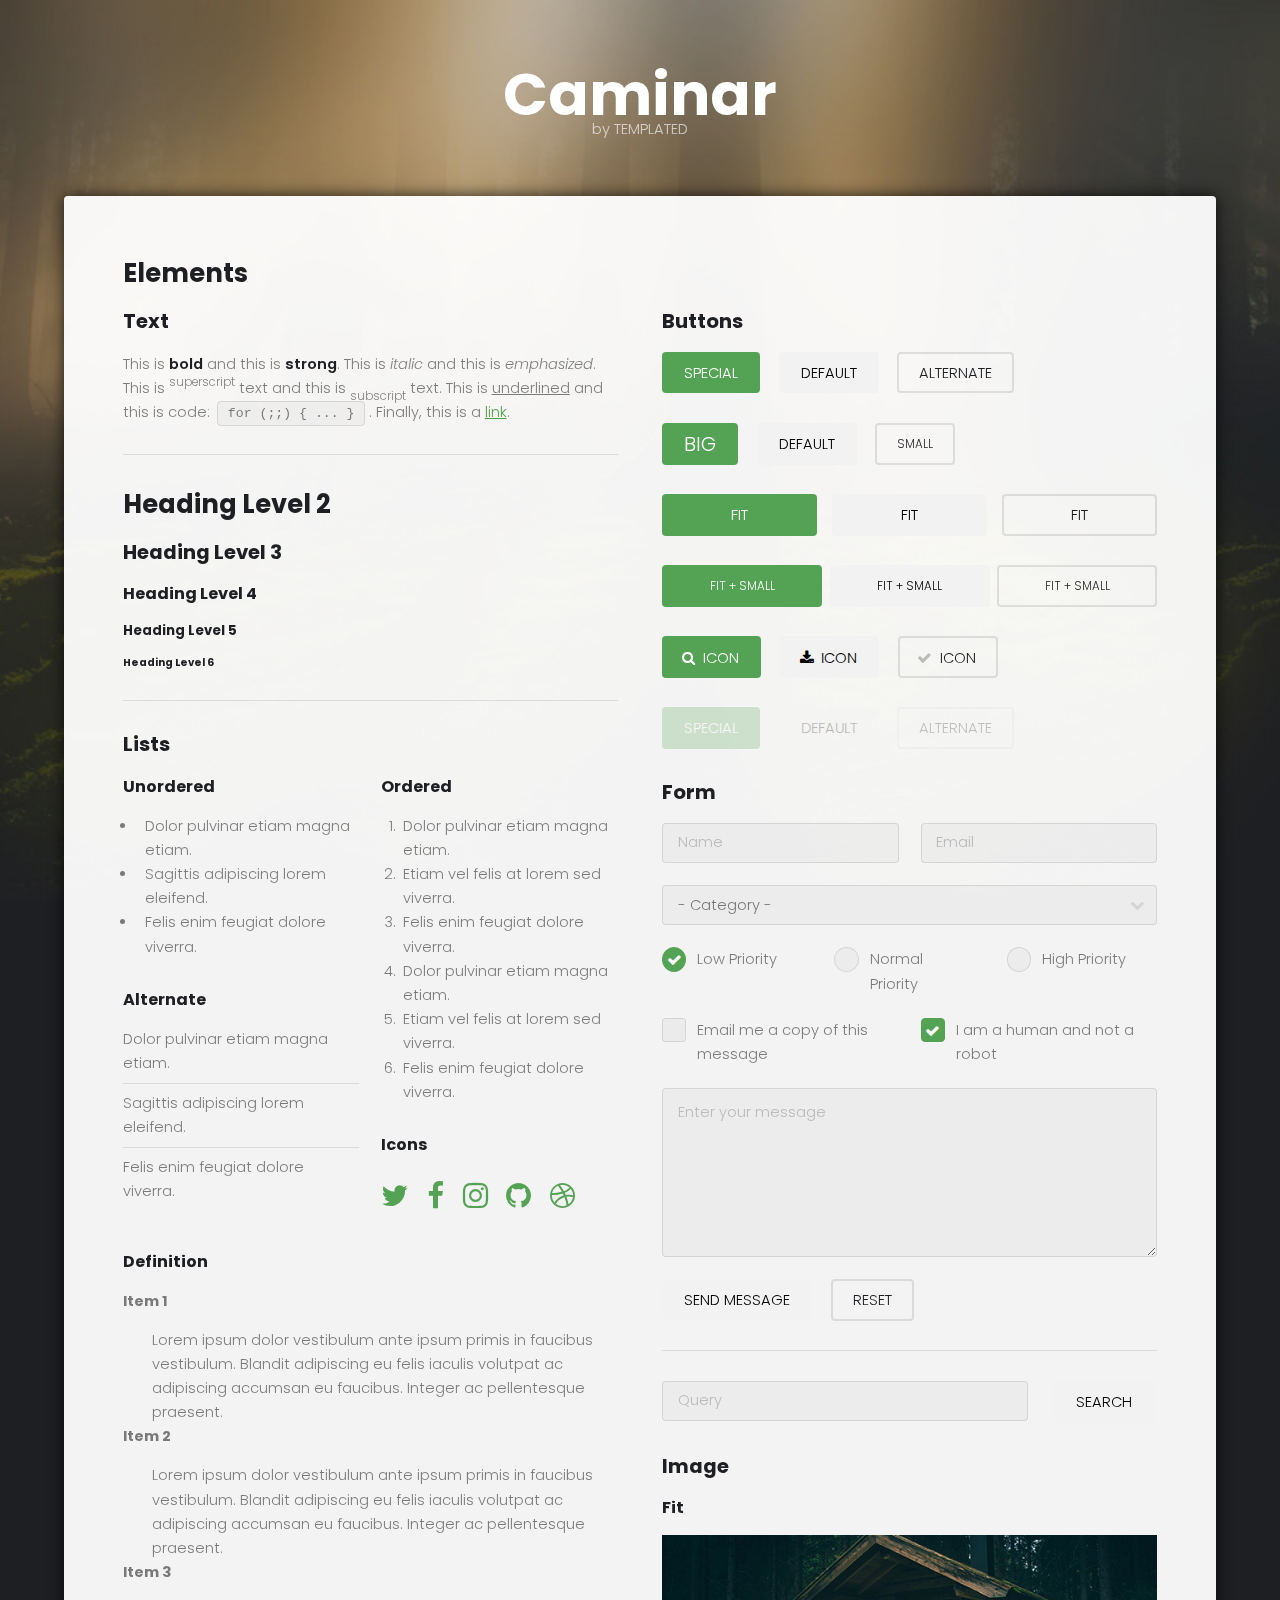
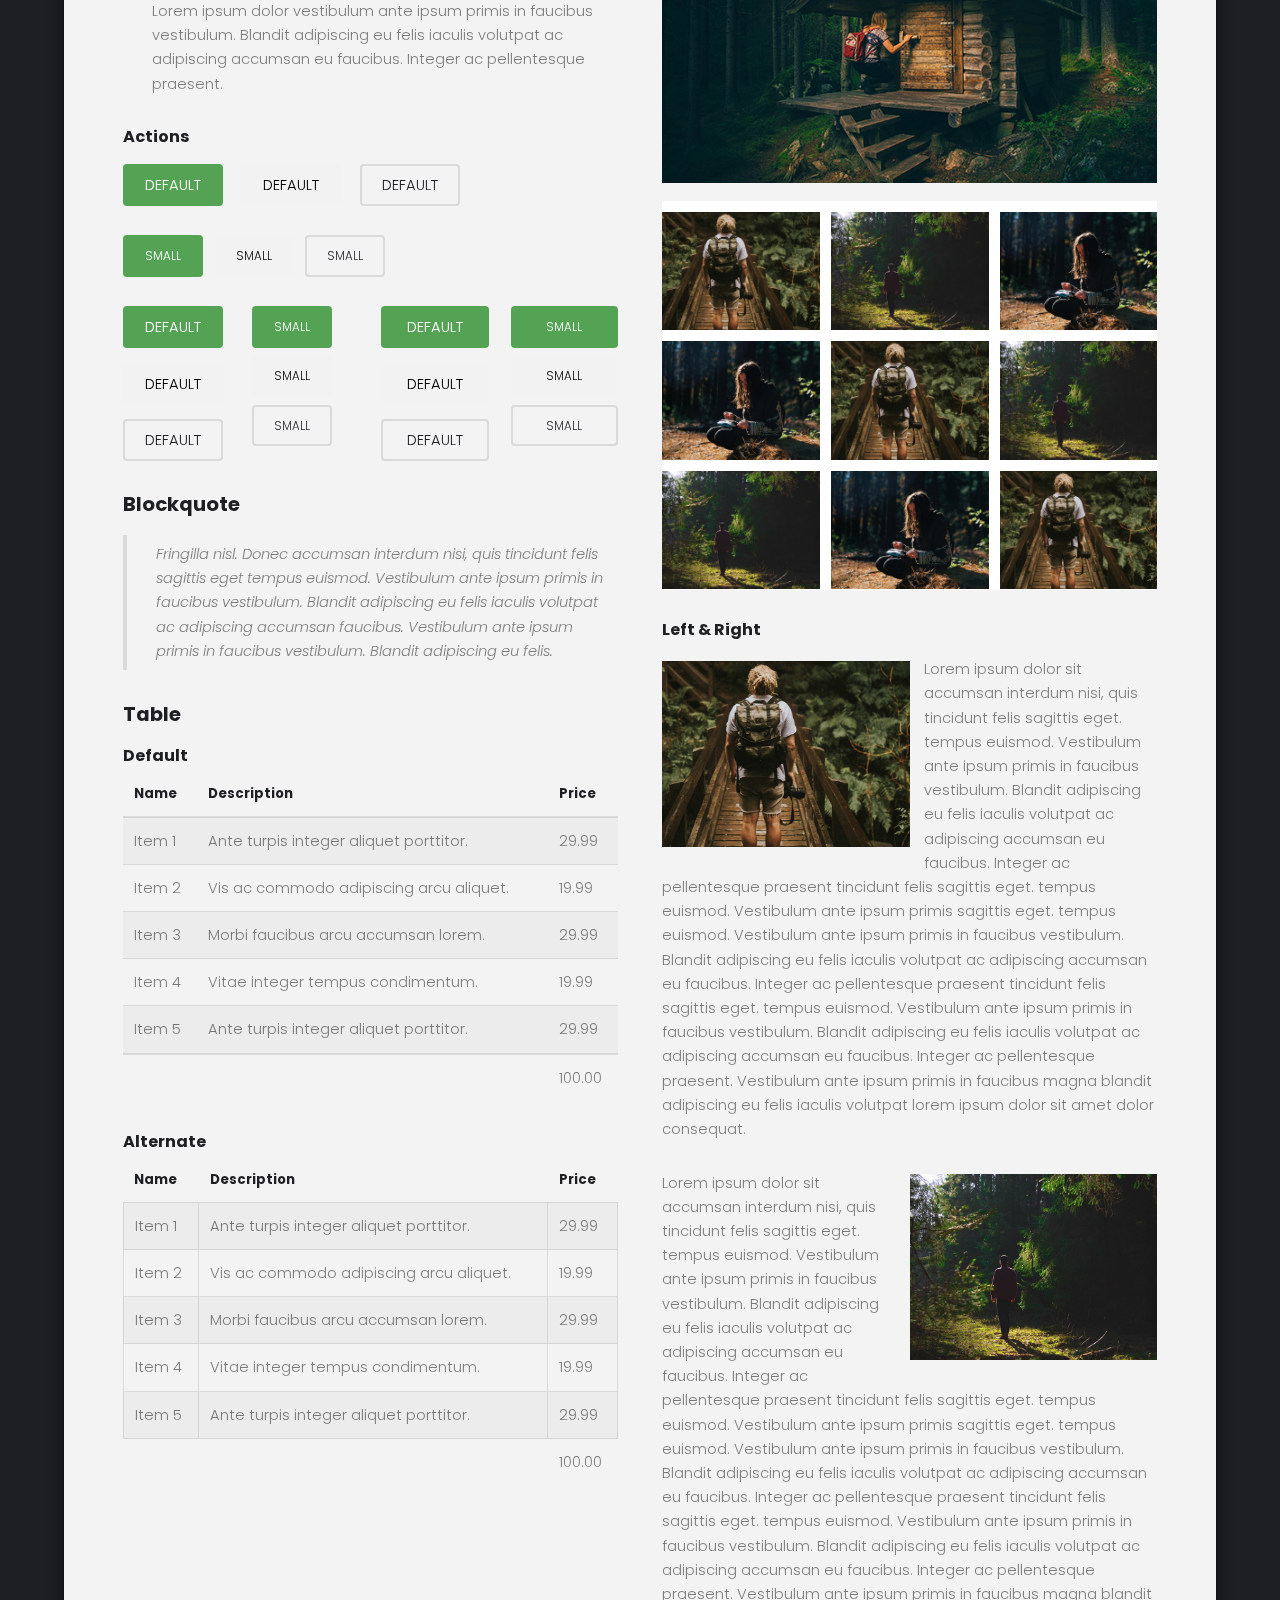
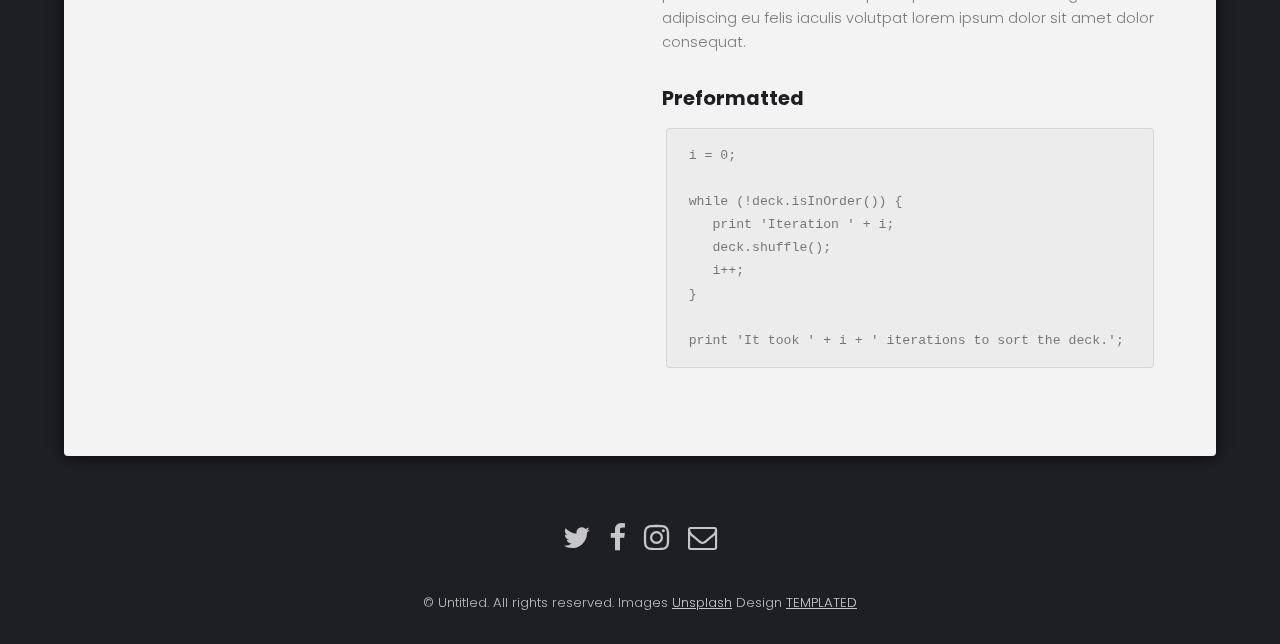
<file: elements.html>
<!DOCTYPE HTML>
<!--
	Caminar by TEMPLATED
	templated.co @templatedco
	Released for free under the Creative Commons Attribution 3.0 license (templated.co/license)
-->
<html>
	<head>
		<title>Caminar by TEMPLATED</title>
		<meta charset="utf-8" />
		<meta name="viewport" content="width=device-width, initial-scale=1" />
		<link rel="stylesheet" href="assets/css/main.css" />
	</head>
	<body>

		<!-- Header -->
			<header id="header">
				<div class="logo"><a href="#">Caminar <span>by TEMPLATED</span></a></div>
			</header>

		<!-- Main -->
			<section id="main">
				<div class="inner">
					<div class="wrapper style1">
						<div class="content">

							<!-- Elements -->
								<h2 id="elements">Elements</h2>
								<div class="row 200%">
									<div class="6u 12u$(medium)">

										<!-- Text stuff -->
											<h3>Text</h3>
											<p>This is <b>bold</b> and this is <strong>strong</strong>. This is <i>italic</i> and this is <em>emphasized</em>.
											This is <sup>superscript</sup> text and this is <sub>subscript</sub> text.
											This is <u>underlined</u> and this is code: <code>for (;;) { ... }</code>.
											Finally, this is a <a href="#">link</a>.</p>
											<hr />
											<h2>Heading Level 2</h2>
											<h3>Heading Level 3</h3>
											<h4>Heading Level 4</h4>
											<h5>Heading Level 5</h5>
											<h6>Heading Level 6</h6>
											<hr />

										<!-- Lists -->
											<h3>Lists</h3>
											<div class="row">
												<div class="6u 12u$(small)">

													<h4>Unordered</h4>
													<ul>
														<li>Dolor pulvinar etiam magna etiam.</li>
														<li>Sagittis adipiscing lorem eleifend.</li>
														<li>Felis enim feugiat dolore viverra.</li>
													</ul>

													<h4>Alternate</h4>
													<ul class="alt">
														<li>Dolor pulvinar etiam magna etiam.</li>
														<li>Sagittis adipiscing lorem eleifend.</li>
														<li>Felis enim feugiat dolore viverra.</li>
													</ul>

												</div>
												<div class="6u$ 12u$(small)">

													<h4>Ordered</h4>
													<ol>
														<li>Dolor pulvinar etiam magna etiam.</li>
														<li>Etiam vel felis at lorem sed viverra.</li>
														<li>Felis enim feugiat dolore viverra.</li>
														<li>Dolor pulvinar etiam magna etiam.</li>
														<li>Etiam vel felis at lorem sed viverra.</li>
														<li>Felis enim feugiat dolore viverra.</li>
													</ol>

													<h4>Icons</h4>
													<ul class="icons">
														<li><a href="#" class="icon fa-twitter"><span class="label">Twitter</span></a></li>
														<li><a href="#" class="icon fa-facebook"><span class="label">Facebook</span></a></li>
														<li><a href="#" class="icon fa-instagram"><span class="label">Instagram</span></a></li>
														<li><a href="#" class="icon fa-github"><span class="label">Github</span></a></li>
														<li><a href="#" class="icon fa-dribbble"><span class="label">Dribbble</span></a></li>
													</ul>

												</div>
											</div>
											<h4>Definition</h4>
											<dl>
												<dt>Item 1</dt>
												<dd>
													<p>Lorem ipsum dolor vestibulum ante ipsum primis in faucibus vestibulum. Blandit adipiscing eu felis iaculis volutpat ac adipiscing accumsan eu faucibus. Integer ac pellentesque praesent.</p>
												</dd>
												<dt>Item 2</dt>
												<dd>
													<p>Lorem ipsum dolor vestibulum ante ipsum primis in faucibus vestibulum. Blandit adipiscing eu felis iaculis volutpat ac adipiscing accumsan eu faucibus. Integer ac pellentesque praesent.</p>
												</dd>
												<dt>Item 3</dt>
												<dd>
													<p>Lorem ipsum dolor vestibulum ante ipsum primis in faucibus vestibulum. Blandit adipiscing eu felis iaculis volutpat ac adipiscing accumsan eu faucibus. Integer ac pellentesque praesent.</p>
												</dd>
											</dl>

											<h4>Actions</h4>
											<ul class="actions">
												<li><a href="#" class="button special">Default</a></li>
												<li><a href="#" class="button">Default</a></li>
												<li><a href="#" class="button alt">Default</a></li>
											</ul>
											<ul class="actions small">
												<li><a href="#" class="button special small">Small</a></li>
												<li><a href="#" class="button small">Small</a></li>
												<li><a href="#" class="button alt small">Small</a></li>
											</ul>
											<div class="row">
												<div class="3u 12u$(small)">
													<ul class="actions vertical">
														<li><a href="#" class="button special">Default</a></li>
														<li><a href="#" class="button">Default</a></li>
														<li><a href="#" class="button alt">Default</a></li>
													</ul>
												</div>
												<div class="3u 12u$(small)">
													<ul class="actions vertical small">
														<li><a href="#" class="button special small">Small</a></li>
														<li><a href="#" class="button small">Small</a></li>
														<li><a href="#" class="button alt small">Small</a></li>
													</ul>
												</div>
												<div class="3u 12u$(small)">
													<ul class="actions vertical">
														<li><a href="#" class="button special fit">Default</a></li>
														<li><a href="#" class="button fit">Default</a></li>
														<li><a href="#" class="button alt fit">Default</a></li>
													</ul>
												</div>
												<div class="3u$ 12u$(small)">
													<ul class="actions vertical small">
														<li><a href="#" class="button special small fit">Small</a></li>
														<li><a href="#" class="button small fit">Small</a></li>
														<li><a href="#" class="button alt small fit">Small</a></li>
													</ul>
												</div>
											</div>

										<!-- Blockquote -->
											<h3>Blockquote</h3>
											<blockquote>Fringilla nisl. Donec accumsan interdum nisi, quis tincidunt felis sagittis eget tempus euismod. Vestibulum ante ipsum primis in faucibus vestibulum. Blandit adipiscing eu felis iaculis volutpat ac adipiscing accumsan faucibus. Vestibulum ante ipsum primis in faucibus vestibulum. Blandit adipiscing eu felis.</blockquote>

										<!-- Table -->
											<h3>Table</h3>

											<h4>Default</h4>
											<div class="table-wrapper">
												<table>
													<thead>
														<tr>
															<th>Name</th>
															<th>Description</th>
															<th>Price</th>
														</tr>
													</thead>
													<tbody>
														<tr>
															<td>Item 1</td>
															<td>Ante turpis integer aliquet porttitor.</td>
															<td>29.99</td>
														</tr>
														<tr>
															<td>Item 2</td>
															<td>Vis ac commodo adipiscing arcu aliquet.</td>
															<td>19.99</td>
														</tr>
														<tr>
															<td>Item 3</td>
															<td> Morbi faucibus arcu accumsan lorem.</td>
															<td>29.99</td>
														</tr>
														<tr>
															<td>Item 4</td>
															<td>Vitae integer tempus condimentum.</td>
															<td>19.99</td>
														</tr>
														<tr>
															<td>Item 5</td>
															<td>Ante turpis integer aliquet porttitor.</td>
															<td>29.99</td>
														</tr>
													</tbody>
													<tfoot>
														<tr>
															<td colspan="2"></td>
															<td>100.00</td>
														</tr>
													</tfoot>
												</table>
											</div>

											<h4>Alternate</h4>
											<div class="table-wrapper">
												<table class="alt">
													<thead>
														<tr>
															<th>Name</th>
															<th>Description</th>
															<th>Price</th>
														</tr>
													</thead>
													<tbody>
														<tr>
															<td>Item 1</td>
															<td>Ante turpis integer aliquet porttitor.</td>
															<td>29.99</td>
														</tr>
														<tr>
															<td>Item 2</td>
															<td>Vis ac commodo adipiscing arcu aliquet.</td>
															<td>19.99</td>
														</tr>
														<tr>
															<td>Item 3</td>
															<td> Morbi faucibus arcu accumsan lorem.</td>
															<td>29.99</td>
														</tr>
														<tr>
															<td>Item 4</td>
															<td>Vitae integer tempus condimentum.</td>
															<td>19.99</td>
														</tr>
														<tr>
															<td>Item 5</td>
															<td>Ante turpis integer aliquet porttitor.</td>
															<td>29.99</td>
														</tr>
													</tbody>
													<tfoot>
														<tr>
															<td colspan="2"></td>
															<td>100.00</td>
														</tr>
													</tfoot>
												</table>
											</div>

									</div>
									<div class="6u$ 12u$(medium)">

										<!-- Buttons -->
											<h3>Buttons</h3>
											<ul class="actions">
												<li><a href="#" class="button special">Special</a></li>
												<li><a href="#" class="button">Default</a></li>
												<li><a href="#" class="button alt">Alternate</a></li>
											</ul>
											<ul class="actions">
												<li><a href="#" class="button special big">Big</a></li>
												<li><a href="#" class="button">Default</a></li>
												<li><a href="#" class="button alt small">Small</a></li>
											</ul>
											<ul class="actions fit">
												<li><a href="#" class="button special fit">Fit</a></li>
												<li><a href="#" class="button fit">Fit</a></li>
												<li><a href="#" class="button alt fit">Fit</a></li>
											</ul>
											<ul class="actions fit small">
												<li><a href="#" class="button special fit small">Fit + Small</a></li>
												<li><a href="#" class="button fit small">Fit + Small</a></li>
												<li><a href="#" class="button alt fit small">Fit + Small</a></li>
											</ul>
											<ul class="actions">
												<li><a href="#" class="button special icon fa-search">Icon</a></li>
												<li><a href="#" class="button icon fa-download">Icon</a></li>
												<li><a href="#" class="button alt icon fa-check">Icon</a></li>
											</ul>
											<ul class="actions">
												<li><span class="button special disabled">Special</span></li>
												<li><span class="button disabled">Default</span></li>
												<li><span class="button alt disabled">Alternate</span></li>
											</ul>

										<!-- Form -->
											<h3>Form</h3>

											<form method="post" action="#">
												<div class="row uniform">
													<div class="6u 12u$(xsmall)">
														<input type="text" name="name" id="name" value="" placeholder="Name" />
													</div>
													<div class="6u$ 12u$(xsmall)">
														<input type="email" name="email" id="email" value="" placeholder="Email" />
													</div>
													<!-- Break -->
													<div class="12u$">
														<div class="select-wrapper">
															<select name="category" id="category">
																<option value="">- Category -</option>
																<option value="1">Manufacturing</option>
																<option value="1">Shipping</option>
																<option value="1">Administration</option>
																<option value="1">Human Resources</option>
															</select>
														</div>
													</div>
													<!-- Break -->
													<div class="4u 12u$(small)">
														<input type="radio" id="priority-low" name="priority" checked>
														<label for="priority-low">Low Priority</label>
													</div>
													<div class="4u 12u$(small)">
														<input type="radio" id="priority-normal" name="priority">
														<label for="priority-normal">Normal Priority</label>
													</div>
													<div class="4u$ 12u$(small)">
														<input type="radio" id="priority-high" name="priority">
														<label for="priority-high">High Priority</label>
													</div>
													<!-- Break -->
													<div class="6u 12u$(small)">
														<input type="checkbox" id="copy" name="copy">
														<label for="copy">Email me a copy of this message</label>
													</div>
													<div class="6u$ 12u$(small)">
														<input type="checkbox" id="human" name="human" checked>
														<label for="human">I am a human and not a robot</label>
													</div>
													<!-- Break -->
													<div class="12u$">
														<textarea name="message" id="message" placeholder="Enter your message" rows="6"></textarea>
													</div>
													<!-- Break -->
													<div class="12u$">
														<ul class="actions">
															<li><input type="submit" value="Send Message" /></li>
															<li><input type="reset" value="Reset" class="alt" /></li>
														</ul>
													</div>
												</div>
											</form>

											<hr />

											<form method="post" action="#">
												<div class="row uniform">
													<div class="9u 12u$(small)">
														<input type="text" name="query" id="query" value="" placeholder="Query" />
													</div>
													<div class="3u$ 12u$(small)">
														<input type="submit" value="Search" class="fit" />
													</div>
												</div>
											</form>

										<!-- Image -->
											<h3>Image</h3>

											<h4>Fit</h4>
											<span class="image fit"><img src="images/pic01.jpg" alt="" /></span>
											<div class="box alt">
												<div class="row 50% uniform">
													<div class="4u"><span class="image fit"><img src="images/pic06.jpg" alt="" /></span></div>
													<div class="4u"><span class="image fit"><img src="images/pic07.jpg" alt="" /></span></div>
													<div class="4u$"><span class="image fit"><img src="images/pic08.jpg" alt="" /></span></div>
													<!-- Break -->
													<div class="4u"><span class="image fit"><img src="images/pic08.jpg" alt="" /></span></div>
													<div class="4u"><span class="image fit"><img src="images/pic06.jpg" alt="" /></span></div>
													<div class="4u$"><span class="image fit"><img src="images/pic07.jpg" alt="" /></span></div>
													<!-- Break -->
													<div class="4u"><span class="image fit"><img src="images/pic07.jpg" alt="" /></span></div>
													<div class="4u"><span class="image fit"><img src="images/pic08.jpg" alt="" /></span></div>
													<div class="4u$"><span class="image fit"><img src="images/pic06.jpg" alt="" /></span></div>
												</div>
											</div>

											<h4>Left &amp; Right</h4>
											<p><span class="image left"><img src="images/pic06.jpg" alt="" /></span>Lorem ipsum dolor sit accumsan interdum nisi, quis tincidunt felis sagittis eget. tempus euismod. Vestibulum ante ipsum primis in faucibus vestibulum. Blandit adipiscing eu felis iaculis volutpat ac adipiscing accumsan eu faucibus. Integer ac pellentesque praesent tincidunt felis sagittis eget. tempus euismod. Vestibulum ante ipsum primis sagittis eget. tempus euismod. Vestibulum ante ipsum primis in faucibus vestibulum. Blandit adipiscing eu felis iaculis volutpat ac adipiscing accumsan eu faucibus. Integer ac pellentesque praesent tincidunt felis sagittis eget. tempus euismod. Vestibulum ante ipsum primis in faucibus vestibulum. Blandit adipiscing eu felis iaculis volutpat ac adipiscing accumsan eu faucibus. Integer ac pellentesque praesent. Vestibulum ante ipsum primis in faucibus magna blandit adipiscing eu felis iaculis volutpat lorem ipsum dolor sit amet dolor consequat.</p>
											<p><span class="image right"><img src="images/pic07.jpg" alt="" /></span>Lorem ipsum dolor sit accumsan interdum nisi, quis tincidunt felis sagittis eget. tempus euismod. Vestibulum ante ipsum primis in faucibus vestibulum. Blandit adipiscing eu felis iaculis volutpat ac adipiscing accumsan eu faucibus. Integer ac pellentesque praesent tincidunt felis sagittis eget. tempus euismod. Vestibulum ante ipsum primis sagittis eget. tempus euismod. Vestibulum ante ipsum primis in faucibus vestibulum. Blandit adipiscing eu felis iaculis volutpat ac adipiscing accumsan eu faucibus. Integer ac pellentesque praesent tincidunt felis sagittis eget. tempus euismod. Vestibulum ante ipsum primis in faucibus vestibulum. Blandit adipiscing eu felis iaculis volutpat ac adipiscing accumsan eu faucibus. Integer ac pellentesque praesent. Vestibulum ante ipsum primis in faucibus magna blandit adipiscing eu felis iaculis volutpat lorem ipsum dolor sit amet dolor consequat.</p>

										<!-- Preformatted Code -->
											<h3>Preformatted</h3>
											<pre><code>i = 0;

while (!deck.isInOrder()) {
   print 'Iteration ' + i;
   deck.shuffle();
   i++;
}

print 'It took ' + i + ' iterations to sort the deck.';
</code></pre>

									</div>
								</div>
							</div>

						</div>
					</div>
			</section>

		<!-- Footer -->
			<footer id="footer">
				<div class="container">
					<ul class="icons">
						<li><a href="#" class="icon fa-twitter"><span class="label">Twitter</span></a></li>
						<li><a href="#" class="icon fa-facebook"><span class="label">Facebook</span></a></li>
						<li><a href="#" class="icon fa-instagram"><span class="label">Instagram</span></a></li>
						<li><a href="#" class="icon fa-envelope-o"><span class="label">Email</span></a></li>
					</ul>
				</div>
				<div class="copyright">
					&copy; Untitled. All rights reserved. Images <a href="https://unsplash.com">Unsplash</a> Design <a href="https://templated.co">TEMPLATED</a>
				</div>
			</footer>

		<!-- Scripts -->
			<script src="assets/js/jquery.min.js"></script>
			<script src="assets/js/jquery.poptrox.min.js"></script>
			<script src="assets/js/skel.min.js"></script>
			<script src="assets/js/util.js"></script>
			<script src="assets/js/main.js"></script>

	</body>
</html>
</file>
<file: assets/css/main.css>
@import url(font-awesome.min.css);
@import url("https://fonts.googleapis.com/css?family=Poppins:300,400,500,600,700");

/*
	Caminar by TEMPLATED
	templated.co @templatedco
	Released for free under the Creative Commons Attribution 3.0 license (templated.co/license)
*/

/* Reset */

	html, body, div, span, applet, object, iframe, h1, h2, h3, h4, h5, h6, p, blockquote, pre, a, abbr, acronym, address, big, cite, code, del, dfn, em, img, ins, kbd, q, s, samp, small, strike, strong, sub, sup, tt, var, b, u, i, center, dl, dt, dd, ol, ul, li, fieldset, form, label, legend, table, caption, tbody, tfoot, thead, tr, th, td, article, aside, canvas, details, embed, figure, figcaption, footer, header, hgroup, menu, nav, output, ruby, section, summary, time, mark, audio, video {
		margin: 0;
		padding: 0;
		border: 0;
		font-size: 100%;
		font: inherit;
		vertical-align: baseline;
	}

	article, aside, details, figcaption, figure, footer, header, hgroup, menu, nav, section {
		display: block;
	}

	body {
		line-height: 1;
	}

	ol, ul {
		list-style: none;
	}

	blockquote, q {
		quotes: none;
	}

	blockquote:before, blockquote:after, q:before, q:after {
		content: '';
		content: none;
	}

	table {
		border-collapse: collapse;
		border-spacing: 0;
	}

	body {
		-webkit-text-size-adjust: none;
	}

/* Box Model */

	*, *:before, *:after {
		-moz-box-sizing: border-box;
		-webkit-box-sizing: border-box;
		box-sizing: border-box;
	}

/* Containers */

	.container {
		margin-left: auto;
		margin-right: auto;
	}

	.container.\31 25\25 {
		width: 100%;
		max-width: 100rem;
		min-width: 80rem;
	}

	.container.\37 5\25 {
		width: 60rem;
	}

	.container.\35 0\25 {
		width: 40rem;
	}

	.container.\32 5\25 {
		width: 20rem;
	}

	.container {
		width: 80rem;
	}

	@media screen and (max-width: 1680px) {

		.container.\31 25\25 {
			width: 100%;
			max-width: 100rem;
			min-width: 80rem;
		}

		.container.\37 5\25 {
			width: 60rem;
		}

		.container.\35 0\25 {
			width: 40rem;
		}

		.container.\32 5\25 {
			width: 20rem;
		}

		.container {
			width: 80rem;
		}

	}

	@media screen and (max-width: 1280px) {

		.container.\31 25\25 {
			width: 100%;
			max-width: 81.25rem;
			min-width: 65rem;
		}

		.container.\37 5\25 {
			width: 48.75rem;
		}

		.container.\35 0\25 {
			width: 32.5rem;
		}

		.container.\32 5\25 {
			width: 16.25rem;
		}

		.container {
			width: 65rem;
		}

	}

	@media screen and (max-width: 980px) {

		.container.\31 25\25 {
			width: 100%;
			max-width: 112.5%;
			min-width: 90%;
		}

		.container.\37 5\25 {
			width: 67.5%;
		}

		.container.\35 0\25 {
			width: 45%;
		}

		.container.\32 5\25 {
			width: 22.5%;
		}

		.container {
			width: 90%;
		}

	}

	@media screen and (max-width: 736px) {

		.container.\31 25\25 {
			width: 100%;
			max-width: 112.5%;
			min-width: 90%;
		}

		.container.\37 5\25 {
			width: 67.5%;
		}

		.container.\35 0\25 {
			width: 45%;
		}

		.container.\32 5\25 {
			width: 22.5%;
		}

		.container {
			width: 90% !important;
		}

	}

	@media screen and (max-width: 480px) {

		.container.\31 25\25 {
			width: 100%;
			max-width: 112.5%;
			min-width: 90%;
		}

		.container.\37 5\25 {
			width: 67.5%;
		}

		.container.\35 0\25 {
			width: 45%;
		}

		.container.\32 5\25 {
			width: 22.5%;
		}

		.container {
			width: 90% !important;
		}

	}

/* Grid */

	.row {
		border-bottom: solid 1px transparent;
		-moz-box-sizing: border-box;
		-webkit-box-sizing: border-box;
		box-sizing: border-box;
	}

	.row > * {
		float: left;
		-moz-box-sizing: border-box;
		-webkit-box-sizing: border-box;
		box-sizing: border-box;
	}

	.row:after, .row:before {
		content: '';
		display: block;
		clear: both;
		height: 0;
	}

	.row.uniform > * > :first-child {
		margin-top: 0;
	}

	.row.uniform > * > :last-child {
		margin-bottom: 0;
	}

	.row.\30 \25 > * {
		padding: 0 0 0 0rem;
	}

	.row.\30 \25 {
		margin: 0 0 -1px 0rem;
	}

	.row.uniform.\30 \25 > * {
		padding: 0rem 0 0 0rem;
	}

	.row.uniform.\30 \25 {
		margin: 0rem 0 -1px 0rem;
	}

	.row > * {
		padding: 0 0 0 2rem;
	}

	.row {
		margin: 0 0 -1px -2rem;
	}

	.row.uniform > * {
		padding: 2rem 0 0 2rem;
	}

	.row.uniform {
		margin: -2rem 0 -1px -2rem;
	}

	.row.\32 00\25 > * {
		padding: 0 0 0 4rem;
	}

	.row.\32 00\25 {
		margin: 0 0 -1px -4rem;
	}

	.row.uniform.\32 00\25 > * {
		padding: 4rem 0 0 4rem;
	}

	.row.uniform.\32 00\25 {
		margin: -4rem 0 -1px -4rem;
	}

	.row.\31 50\25 > * {
		padding: 0 0 0 3rem;
	}

	.row.\31 50\25 {
		margin: 0 0 -1px -3rem;
	}

	.row.uniform.\31 50\25 > * {
		padding: 3rem 0 0 3rem;
	}

	.row.uniform.\31 50\25 {
		margin: -3rem 0 -1px -3rem;
	}

	.row.\35 0\25 > * {
		padding: 0 0 0 1rem;
	}

	.row.\35 0\25 {
		margin: 0 0 -1px -1rem;
	}

	.row.uniform.\35 0\25 > * {
		padding: 1rem 0 0 1rem;
	}

	.row.uniform.\35 0\25 {
		margin: -1rem 0 -1px -1rem;
	}

	.row.\32 5\25 > * {
		padding: 0 0 0 0.5rem;
	}

	.row.\32 5\25 {
		margin: 0 0 -1px -0.5rem;
	}

	.row.uniform.\32 5\25 > * {
		padding: 0.5rem 0 0 0.5rem;
	}

	.row.uniform.\32 5\25 {
		margin: -0.5rem 0 -1px -0.5rem;
	}

	.\31 2u, .\31 2u\24 {
		width: 100%;
		clear: none;
		margin-left: 0;
	}

	.\31 1u, .\31 1u\24 {
		width: 91.6666666667%;
		clear: none;
		margin-left: 0;
	}

	.\31 0u, .\31 0u\24 {
		width: 83.3333333333%;
		clear: none;
		margin-left: 0;
	}

	.\39 u, .\39 u\24 {
		width: 75%;
		clear: none;
		margin-left: 0;
	}

	.\38 u, .\38 u\24 {
		width: 66.6666666667%;
		clear: none;
		margin-left: 0;
	}

	.\37 u, .\37 u\24 {
		width: 58.3333333333%;
		clear: none;
		margin-left: 0;
	}

	.\36 u, .\36 u\24 {
		width: 50%;
		clear: none;
		margin-left: 0;
	}

	.\35 u, .\35 u\24 {
		width: 41.6666666667%;
		clear: none;
		margin-left: 0;
	}

	.\34 u, .\34 u\24 {
		width: 33.3333333333%;
		clear: none;
		margin-left: 0;
	}

	.\33 u, .\33 u\24 {
		width: 25%;
		clear: none;
		margin-left: 0;
	}

	.\32 u, .\32 u\24 {
		width: 16.6666666667%;
		clear: none;
		margin-left: 0;
	}

	.\31 u, .\31 u\24 {
		width: 8.3333333333%;
		clear: none;
		margin-left: 0;
	}

	.\31 2u\24 + *,
	.\31 1u\24 + *,
	.\31 0u\24 + *,
	.\39 u\24 + *,
	.\38 u\24 + *,
	.\37 u\24 + *,
	.\36 u\24 + *,
	.\35 u\24 + *,
	.\34 u\24 + *,
	.\33 u\24 + *,
	.\32 u\24 + *,
	.\31 u\24 + * {
		clear: left;
	}

	.\-11u {
		margin-left: 91.66667%;
	}

	.\-10u {
		margin-left: 83.33333%;
	}

	.\-9u {
		margin-left: 75%;
	}

	.\-8u {
		margin-left: 66.66667%;
	}

	.\-7u {
		margin-left: 58.33333%;
	}

	.\-6u {
		margin-left: 50%;
	}

	.\-5u {
		margin-left: 41.66667%;
	}

	.\-4u {
		margin-left: 33.33333%;
	}

	.\-3u {
		margin-left: 25%;
	}

	.\-2u {
		margin-left: 16.66667%;
	}

	.\-1u {
		margin-left: 8.33333%;
	}

	@media screen and (max-width: 1680px) {

		.row > * {
			padding: 0 0 0 2rem;
		}

		.row {
			margin: 0 0 -1px -2rem;
		}

		.row.uniform > * {
			padding: 2rem 0 0 2rem;
		}

		.row.uniform {
			margin: -2rem 0 -1px -2rem;
		}

		.row.\32 00\25 > * {
			padding: 0 0 0 4rem;
		}

		.row.\32 00\25 {
			margin: 0 0 -1px -4rem;
		}

		.row.uniform.\32 00\25 > * {
			padding: 4rem 0 0 4rem;
		}

		.row.uniform.\32 00\25 {
			margin: -4rem 0 -1px -4rem;
		}

		.row.\31 50\25 > * {
			padding: 0 0 0 3rem;
		}

		.row.\31 50\25 {
			margin: 0 0 -1px -3rem;
		}

		.row.uniform.\31 50\25 > * {
			padding: 3rem 0 0 3rem;
		}

		.row.uniform.\31 50\25 {
			margin: -3rem 0 -1px -3rem;
		}

		.row.\35 0\25 > * {
			padding: 0 0 0 1rem;
		}

		.row.\35 0\25 {
			margin: 0 0 -1px -1rem;
		}

		.row.uniform.\35 0\25 > * {
			padding: 1rem 0 0 1rem;
		}

		.row.uniform.\35 0\25 {
			margin: -1rem 0 -1px -1rem;
		}

		.row.\32 5\25 > * {
			padding: 0 0 0 0.5rem;
		}

		.row.\32 5\25 {
			margin: 0 0 -1px -0.5rem;
		}

		.row.uniform.\32 5\25 > * {
			padding: 0.5rem 0 0 0.5rem;
		}

		.row.uniform.\32 5\25 {
			margin: -0.5rem 0 -1px -0.5rem;
		}

		.\31 2u\28xlarge\29, .\31 2u\24\28xlarge\29 {
			width: 100%;
			clear: none;
			margin-left: 0;
		}

		.\31 1u\28xlarge\29, .\31 1u\24\28xlarge\29 {
			width: 91.6666666667%;
			clear: none;
			margin-left: 0;
		}

		.\31 0u\28xlarge\29, .\31 0u\24\28xlarge\29 {
			width: 83.3333333333%;
			clear: none;
			margin-left: 0;
		}

		.\39 u\28xlarge\29, .\39 u\24\28xlarge\29 {
			width: 75%;
			clear: none;
			margin-left: 0;
		}

		.\38 u\28xlarge\29, .\38 u\24\28xlarge\29 {
			width: 66.6666666667%;
			clear: none;
			margin-left: 0;
		}

		.\37 u\28xlarge\29, .\37 u\24\28xlarge\29 {
			width: 58.3333333333%;
			clear: none;
			margin-left: 0;
		}

		.\36 u\28xlarge\29, .\36 u\24\28xlarge\29 {
			width: 50%;
			clear: none;
			margin-left: 0;
		}

		.\35 u\28xlarge\29, .\35 u\24\28xlarge\29 {
			width: 41.6666666667%;
			clear: none;
			margin-left: 0;
		}

		.\34 u\28xlarge\29, .\34 u\24\28xlarge\29 {
			width: 33.3333333333%;
			clear: none;
			margin-left: 0;
		}

		.\33 u\28xlarge\29, .\33 u\24\28xlarge\29 {
			width: 25%;
			clear: none;
			margin-left: 0;
		}

		.\32 u\28xlarge\29, .\32 u\24\28xlarge\29 {
			width: 16.6666666667%;
			clear: none;
			margin-left: 0;
		}

		.\31 u\28xlarge\29, .\31 u\24\28xlarge\29 {
			width: 8.3333333333%;
			clear: none;
			margin-left: 0;
		}

		.\31 2u\24\28xlarge\29 + *,
		.\31 1u\24\28xlarge\29 + *,
		.\31 0u\24\28xlarge\29 + *,
		.\39 u\24\28xlarge\29 + *,
		.\38 u\24\28xlarge\29 + *,
		.\37 u\24\28xlarge\29 + *,
		.\36 u\24\28xlarge\29 + *,
		.\35 u\24\28xlarge\29 + *,
		.\34 u\24\28xlarge\29 + *,
		.\33 u\24\28xlarge\29 + *,
		.\32 u\24\28xlarge\29 + *,
		.\31 u\24\28xlarge\29 + * {
			clear: left;
		}

		.\-11u\28xlarge\29 {
			margin-left: 91.66667%;
		}

		.\-10u\28xlarge\29 {
			margin-left: 83.33333%;
		}

		.\-9u\28xlarge\29 {
			margin-left: 75%;
		}

		.\-8u\28xlarge\29 {
			margin-left: 66.66667%;
		}

		.\-7u\28xlarge\29 {
			margin-left: 58.33333%;
		}

		.\-6u\28xlarge\29 {
			margin-left: 50%;
		}

		.\-5u\28xlarge\29 {
			margin-left: 41.66667%;
		}

		.\-4u\28xlarge\29 {
			margin-left: 33.33333%;
		}

		.\-3u\28xlarge\29 {
			margin-left: 25%;
		}

		.\-2u\28xlarge\29 {
			margin-left: 16.66667%;
		}

		.\-1u\28xlarge\29 {
			margin-left: 8.33333%;
		}

	}

	@media screen and (max-width: 1280px) {

		.row > * {
			padding: 0 0 0 1.5rem;
		}

		.row {
			margin: 0 0 -1px -1.5rem;
		}

		.row.uniform > * {
			padding: 1.5rem 0 0 1.5rem;
		}

		.row.uniform {
			margin: -1.5rem 0 -1px -1.5rem;
		}

		.row.\32 00\25 > * {
			padding: 0 0 0 3rem;
		}

		.row.\32 00\25 {
			margin: 0 0 -1px -3rem;
		}

		.row.uniform.\32 00\25 > * {
			padding: 3rem 0 0 3rem;
		}

		.row.uniform.\32 00\25 {
			margin: -3rem 0 -1px -3rem;
		}

		.row.\31 50\25 > * {
			padding: 0 0 0 2.25rem;
		}

		.row.\31 50\25 {
			margin: 0 0 -1px -2.25rem;
		}

		.row.uniform.\31 50\25 > * {
			padding: 2.25rem 0 0 2.25rem;
		}

		.row.uniform.\31 50\25 {
			margin: -2.25rem 0 -1px -2.25rem;
		}

		.row.\35 0\25 > * {
			padding: 0 0 0 0.75rem;
		}

		.row.\35 0\25 {
			margin: 0 0 -1px -0.75rem;
		}

		.row.uniform.\35 0\25 > * {
			padding: 0.75rem 0 0 0.75rem;
		}

		.row.uniform.\35 0\25 {
			margin: -0.75rem 0 -1px -0.75rem;
		}

		.row.\32 5\25 > * {
			padding: 0 0 0 0.375rem;
		}

		.row.\32 5\25 {
			margin: 0 0 -1px -0.375rem;
		}

		.row.uniform.\32 5\25 > * {
			padding: 0.375rem 0 0 0.375rem;
		}

		.row.uniform.\32 5\25 {
			margin: -0.375rem 0 -1px -0.375rem;
		}

		.\31 2u\28large\29, .\31 2u\24\28large\29 {
			width: 100%;
			clear: none;
			margin-left: 0;
		}

		.\31 1u\28large\29, .\31 1u\24\28large\29 {
			width: 91.6666666667%;
			clear: none;
			margin-left: 0;
		}

		.\31 0u\28large\29, .\31 0u\24\28large\29 {
			width: 83.3333333333%;
			clear: none;
			margin-left: 0;
		}

		.\39 u\28large\29, .\39 u\24\28large\29 {
			width: 75%;
			clear: none;
			margin-left: 0;
		}

		.\38 u\28large\29, .\38 u\24\28large\29 {
			width: 66.6666666667%;
			clear: none;
			margin-left: 0;
		}

		.\37 u\28large\29, .\37 u\24\28large\29 {
			width: 58.3333333333%;
			clear: none;
			margin-left: 0;
		}

		.\36 u\28large\29, .\36 u\24\28large\29 {
			width: 50%;
			clear: none;
			margin-left: 0;
		}

		.\35 u\28large\29, .\35 u\24\28large\29 {
			width: 41.6666666667%;
			clear: none;
			margin-left: 0;
		}

		.\34 u\28large\29, .\34 u\24\28large\29 {
			width: 33.3333333333%;
			clear: none;
			margin-left: 0;
		}

		.\33 u\28large\29, .\33 u\24\28large\29 {
			width: 25%;
			clear: none;
			margin-left: 0;
		}

		.\32 u\28large\29, .\32 u\24\28large\29 {
			width: 16.6666666667%;
			clear: none;
			margin-left: 0;
		}

		.\31 u\28large\29, .\31 u\24\28large\29 {
			width: 8.3333333333%;
			clear: none;
			margin-left: 0;
		}

		.\31 2u\24\28large\29 + *,
		.\31 1u\24\28large\29 + *,
		.\31 0u\24\28large\29 + *,
		.\39 u\24\28large\29 + *,
		.\38 u\24\28large\29 + *,
		.\37 u\24\28large\29 + *,
		.\36 u\24\28large\29 + *,
		.\35 u\24\28large\29 + *,
		.\34 u\24\28large\29 + *,
		.\33 u\24\28large\29 + *,
		.\32 u\24\28large\29 + *,
		.\31 u\24\28large\29 + * {
			clear: left;
		}

		.\-11u\28large\29 {
			margin-left: 91.66667%;
		}

		.\-10u\28large\29 {
			margin-left: 83.33333%;
		}

		.\-9u\28large\29 {
			margin-left: 75%;
		}

		.\-8u\28large\29 {
			margin-left: 66.66667%;
		}

		.\-7u\28large\29 {
			margin-left: 58.33333%;
		}

		.\-6u\28large\29 {
			margin-left: 50%;
		}

		.\-5u\28large\29 {
			margin-left: 41.66667%;
		}

		.\-4u\28large\29 {
			margin-left: 33.33333%;
		}

		.\-3u\28large\29 {
			margin-left: 25%;
		}

		.\-2u\28large\29 {
			margin-left: 16.66667%;
		}

		.\-1u\28large\29 {
			margin-left: 8.33333%;
		}

	}

	@media screen and (max-width: 980px) {

		.row > * {
			padding: 0 0 0 1.5rem;
		}

		.row {
			margin: 0 0 -1px -1.5rem;
		}

		.row.uniform > * {
			padding: 1.5rem 0 0 1.5rem;
		}

		.row.uniform {
			margin: -1.5rem 0 -1px -1.5rem;
		}

		.row.\32 00\25 > * {
			padding: 0 0 0 3rem;
		}

		.row.\32 00\25 {
			margin: 0 0 -1px -3rem;
		}

		.row.uniform.\32 00\25 > * {
			padding: 3rem 0 0 3rem;
		}

		.row.uniform.\32 00\25 {
			margin: -3rem 0 -1px -3rem;
		}

		.row.\31 50\25 > * {
			padding: 0 0 0 2.25rem;
		}

		.row.\31 50\25 {
			margin: 0 0 -1px -2.25rem;
		}

		.row.uniform.\31 50\25 > * {
			padding: 2.25rem 0 0 2.25rem;
		}

		.row.uniform.\31 50\25 {
			margin: -2.25rem 0 -1px -2.25rem;
		}

		.row.\35 0\25 > * {
			padding: 0 0 0 0.75rem;
		}

		.row.\35 0\25 {
			margin: 0 0 -1px -0.75rem;
		}

		.row.uniform.\35 0\25 > * {
			padding: 0.75rem 0 0 0.75rem;
		}

		.row.uniform.\35 0\25 {
			margin: -0.75rem 0 -1px -0.75rem;
		}

		.row.\32 5\25 > * {
			padding: 0 0 0 0.375rem;
		}

		.row.\32 5\25 {
			margin: 0 0 -1px -0.375rem;
		}

		.row.uniform.\32 5\25 > * {
			padding: 0.375rem 0 0 0.375rem;
		}

		.row.uniform.\32 5\25 {
			margin: -0.375rem 0 -1px -0.375rem;
		}

		.\31 2u\28medium\29, .\31 2u\24\28medium\29 {
			width: 100%;
			clear: none;
			margin-left: 0;
		}

		.\31 1u\28medium\29, .\31 1u\24\28medium\29 {
			width: 91.6666666667%;
			clear: none;
			margin-left: 0;
		}

		.\31 0u\28medium\29, .\31 0u\24\28medium\29 {
			width: 83.3333333333%;
			clear: none;
			margin-left: 0;
		}

		.\39 u\28medium\29, .\39 u\24\28medium\29 {
			width: 75%;
			clear: none;
			margin-left: 0;
		}

		.\38 u\28medium\29, .\38 u\24\28medium\29 {
			width: 66.6666666667%;
			clear: none;
			margin-left: 0;
		}

		.\37 u\28medium\29, .\37 u\24\28medium\29 {
			width: 58.3333333333%;
			clear: none;
			margin-left: 0;
		}

		.\36 u\28medium\29, .\36 u\24\28medium\29 {
			width: 50%;
			clear: none;
			margin-left: 0;
		}

		.\35 u\28medium\29, .\35 u\24\28medium\29 {
			width: 41.6666666667%;
			clear: none;
			margin-left: 0;
		}

		.\34 u\28medium\29, .\34 u\24\28medium\29 {
			width: 33.3333333333%;
			clear: none;
			margin-left: 0;
		}

		.\33 u\28medium\29, .\33 u\24\28medium\29 {
			width: 25%;
			clear: none;
			margin-left: 0;
		}

		.\32 u\28medium\29, .\32 u\24\28medium\29 {
			width: 16.6666666667%;
			clear: none;
			margin-left: 0;
		}

		.\31 u\28medium\29, .\31 u\24\28medium\29 {
			width: 8.3333333333%;
			clear: none;
			margin-left: 0;
		}

		.\31 2u\24\28medium\29 + *,
		.\31 1u\24\28medium\29 + *,
		.\31 0u\24\28medium\29 + *,
		.\39 u\24\28medium\29 + *,
		.\38 u\24\28medium\29 + *,
		.\37 u\24\28medium\29 + *,
		.\36 u\24\28medium\29 + *,
		.\35 u\24\28medium\29 + *,
		.\34 u\24\28medium\29 + *,
		.\33 u\24\28medium\29 + *,
		.\32 u\24\28medium\29 + *,
		.\31 u\24\28medium\29 + * {
			clear: left;
		}

		.\-11u\28medium\29 {
			margin-left: 91.66667%;
		}

		.\-10u\28medium\29 {
			margin-left: 83.33333%;
		}

		.\-9u\28medium\29 {
			margin-left: 75%;
		}

		.\-8u\28medium\29 {
			margin-left: 66.66667%;
		}

		.\-7u\28medium\29 {
			margin-left: 58.33333%;
		}

		.\-6u\28medium\29 {
			margin-left: 50%;
		}

		.\-5u\28medium\29 {
			margin-left: 41.66667%;
		}

		.\-4u\28medium\29 {
			margin-left: 33.33333%;
		}

		.\-3u\28medium\29 {
			margin-left: 25%;
		}

		.\-2u\28medium\29 {
			margin-left: 16.66667%;
		}

		.\-1u\28medium\29 {
			margin-left: 8.33333%;
		}

	}

	@media screen and (max-width: 736px) {

		.row > * {
			padding: 0 0 0 1.25rem;
		}

		.row {
			margin: 0 0 -1px -1.25rem;
		}

		.row.uniform > * {
			padding: 1.25rem 0 0 1.25rem;
		}

		.row.uniform {
			margin: -1.25rem 0 -1px -1.25rem;
		}

		.row.\32 00\25 > * {
			padding: 0 0 0 2.5rem;
		}

		.row.\32 00\25 {
			margin: 0 0 -1px -2.5rem;
		}

		.row.uniform.\32 00\25 > * {
			padding: 2.5rem 0 0 2.5rem;
		}

		.row.uniform.\32 00\25 {
			margin: -2.5rem 0 -1px -2.5rem;
		}

		.row.\31 50\25 > * {
			padding: 0 0 0 1.875rem;
		}

		.row.\31 50\25 {
			margin: 0 0 -1px -1.875rem;
		}

		.row.uniform.\31 50\25 > * {
			padding: 1.875rem 0 0 1.875rem;
		}

		.row.uniform.\31 50\25 {
			margin: -1.875rem 0 -1px -1.875rem;
		}

		.row.\35 0\25 > * {
			padding: 0 0 0 0.625rem;
		}

		.row.\35 0\25 {
			margin: 0 0 -1px -0.625rem;
		}

		.row.uniform.\35 0\25 > * {
			padding: 0.625rem 0 0 0.625rem;
		}

		.row.uniform.\35 0\25 {
			margin: -0.625rem 0 -1px -0.625rem;
		}

		.row.\32 5\25 > * {
			padding: 0 0 0 0.3125rem;
		}

		.row.\32 5\25 {
			margin: 0 0 -1px -0.3125rem;
		}

		.row.uniform.\32 5\25 > * {
			padding: 0.3125rem 0 0 0.3125rem;
		}

		.row.uniform.\32 5\25 {
			margin: -0.3125rem 0 -1px -0.3125rem;
		}

		.\31 2u\28small\29, .\31 2u\24\28small\29 {
			width: 100%;
			clear: none;
			margin-left: 0;
		}

		.\31 1u\28small\29, .\31 1u\24\28small\29 {
			width: 91.6666666667%;
			clear: none;
			margin-left: 0;
		}

		.\31 0u\28small\29, .\31 0u\24\28small\29 {
			width: 83.3333333333%;
			clear: none;
			margin-left: 0;
		}

		.\39 u\28small\29, .\39 u\24\28small\29 {
			width: 75%;
			clear: none;
			margin-left: 0;
		}

		.\38 u\28small\29, .\38 u\24\28small\29 {
			width: 66.6666666667%;
			clear: none;
			margin-left: 0;
		}

		.\37 u\28small\29, .\37 u\24\28small\29 {
			width: 58.3333333333%;
			clear: none;
			margin-left: 0;
		}

		.\36 u\28small\29, .\36 u\24\28small\29 {
			width: 50%;
			clear: none;
			margin-left: 0;
		}

		.\35 u\28small\29, .\35 u\24\28small\29 {
			width: 41.6666666667%;
			clear: none;
			margin-left: 0;
		}

		.\34 u\28small\29, .\34 u\24\28small\29 {
			width: 33.3333333333%;
			clear: none;
			margin-left: 0;
		}

		.\33 u\28small\29, .\33 u\24\28small\29 {
			width: 25%;
			clear: none;
			margin-left: 0;
		}

		.\32 u\28small\29, .\32 u\24\28small\29 {
			width: 16.6666666667%;
			clear: none;
			margin-left: 0;
		}

		.\31 u\28small\29, .\31 u\24\28small\29 {
			width: 8.3333333333%;
			clear: none;
			margin-left: 0;
		}

		.\31 2u\24\28small\29 + *,
		.\31 1u\24\28small\29 + *,
		.\31 0u\24\28small\29 + *,
		.\39 u\24\28small\29 + *,
		.\38 u\24\28small\29 + *,
		.\37 u\24\28small\29 + *,
		.\36 u\24\28small\29 + *,
		.\35 u\24\28small\29 + *,
		.\34 u\24\28small\29 + *,
		.\33 u\24\28small\29 + *,
		.\32 u\24\28small\29 + *,
		.\31 u\24\28small\29 + * {
			clear: left;
		}

		.\-11u\28small\29 {
			margin-left: 91.66667%;
		}

		.\-10u\28small\29 {
			margin-left: 83.33333%;
		}

		.\-9u\28small\29 {
			margin-left: 75%;
		}

		.\-8u\28small\29 {
			margin-left: 66.66667%;
		}

		.\-7u\28small\29 {
			margin-left: 58.33333%;
		}

		.\-6u\28small\29 {
			margin-left: 50%;
		}

		.\-5u\28small\29 {
			margin-left: 41.66667%;
		}

		.\-4u\28small\29 {
			margin-left: 33.33333%;
		}

		.\-3u\28small\29 {
			margin-left: 25%;
		}

		.\-2u\28small\29 {
			margin-left: 16.66667%;
		}

		.\-1u\28small\29 {
			margin-left: 8.33333%;
		}

	}

	@media screen and (max-width: 480px) {

		.row > * {
			padding: 0 0 0 1.25rem;
		}

		.row {
			margin: 0 0 -1px -1.25rem;
		}

		.row.uniform > * {
			padding: 1.25rem 0 0 1.25rem;
		}

		.row.uniform {
			margin: -1.25rem 0 -1px -1.25rem;
		}

		.row.\32 00\25 > * {
			padding: 0 0 0 2.5rem;
		}

		.row.\32 00\25 {
			margin: 0 0 -1px -2.5rem;
		}

		.row.uniform.\32 00\25 > * {
			padding: 2.5rem 0 0 2.5rem;
		}

		.row.uniform.\32 00\25 {
			margin: -2.5rem 0 -1px -2.5rem;
		}

		.row.\31 50\25 > * {
			padding: 0 0 0 1.875rem;
		}

		.row.\31 50\25 {
			margin: 0 0 -1px -1.875rem;
		}

		.row.uniform.\31 50\25 > * {
			padding: 1.875rem 0 0 1.875rem;
		}

		.row.uniform.\31 50\25 {
			margin: -1.875rem 0 -1px -1.875rem;
		}

		.row.\35 0\25 > * {
			padding: 0 0 0 0.625rem;
		}

		.row.\35 0\25 {
			margin: 0 0 -1px -0.625rem;
		}

		.row.uniform.\35 0\25 > * {
			padding: 0.625rem 0 0 0.625rem;
		}

		.row.uniform.\35 0\25 {
			margin: -0.625rem 0 -1px -0.625rem;
		}

		.row.\32 5\25 > * {
			padding: 0 0 0 0.3125rem;
		}

		.row.\32 5\25 {
			margin: 0 0 -1px -0.3125rem;
		}

		.row.uniform.\32 5\25 > * {
			padding: 0.3125rem 0 0 0.3125rem;
		}

		.row.uniform.\32 5\25 {
			margin: -0.3125rem 0 -1px -0.3125rem;
		}

		.\31 2u\28xsmall\29, .\31 2u\24\28xsmall\29 {
			width: 100%;
			clear: none;
			margin-left: 0;
		}

		.\31 1u\28xsmall\29, .\31 1u\24\28xsmall\29 {
			width: 91.6666666667%;
			clear: none;
			margin-left: 0;
		}

		.\31 0u\28xsmall\29, .\31 0u\24\28xsmall\29 {
			width: 83.3333333333%;
			clear: none;
			margin-left: 0;
		}

		.\39 u\28xsmall\29, .\39 u\24\28xsmall\29 {
			width: 75%;
			clear: none;
			margin-left: 0;
		}

		.\38 u\28xsmall\29, .\38 u\24\28xsmall\29 {
			width: 66.6666666667%;
			clear: none;
			margin-left: 0;
		}

		.\37 u\28xsmall\29, .\37 u\24\28xsmall\29 {
			width: 58.3333333333%;
			clear: none;
			margin-left: 0;
		}

		.\36 u\28xsmall\29, .\36 u\24\28xsmall\29 {
			width: 50%;
			clear: none;
			margin-left: 0;
		}

		.\35 u\28xsmall\29, .\35 u\24\28xsmall\29 {
			width: 41.6666666667%;
			clear: none;
			margin-left: 0;
		}

		.\34 u\28xsmall\29, .\34 u\24\28xsmall\29 {
			width: 33.3333333333%;
			clear: none;
			margin-left: 0;
		}

		.\33 u\28xsmall\29, .\33 u\24\28xsmall\29 {
			width: 25%;
			clear: none;
			margin-left: 0;
		}

		.\32 u\28xsmall\29, .\32 u\24\28xsmall\29 {
			width: 16.6666666667%;
			clear: none;
			margin-left: 0;
		}

		.\31 u\28xsmall\29, .\31 u\24\28xsmall\29 {
			width: 8.3333333333%;
			clear: none;
			margin-left: 0;
		}

		.\31 2u\24\28xsmall\29 + *,
		.\31 1u\24\28xsmall\29 + *,
		.\31 0u\24\28xsmall\29 + *,
		.\39 u\24\28xsmall\29 + *,
		.\38 u\24\28xsmall\29 + *,
		.\37 u\24\28xsmall\29 + *,
		.\36 u\24\28xsmall\29 + *,
		.\35 u\24\28xsmall\29 + *,
		.\34 u\24\28xsmall\29 + *,
		.\33 u\24\28xsmall\29 + *,
		.\32 u\24\28xsmall\29 + *,
		.\31 u\24\28xsmall\29 + * {
			clear: left;
		}

		.\-11u\28xsmall\29 {
			margin-left: 91.66667%;
		}

		.\-10u\28xsmall\29 {
			margin-left: 83.33333%;
		}

		.\-9u\28xsmall\29 {
			margin-left: 75%;
		}

		.\-8u\28xsmall\29 {
			margin-left: 66.66667%;
		}

		.\-7u\28xsmall\29 {
			margin-left: 58.33333%;
		}

		.\-6u\28xsmall\29 {
			margin-left: 50%;
		}

		.\-5u\28xsmall\29 {
			margin-left: 41.66667%;
		}

		.\-4u\28xsmall\29 {
			margin-left: 33.33333%;
		}

		.\-3u\28xsmall\29 {
			margin-left: 25%;
		}

		.\-2u\28xsmall\29 {
			margin-left: 16.66667%;
		}

		.\-1u\28xsmall\29 {
			margin-left: 8.33333%;
		}

	}

/* Basic */

	@-ms-viewport {
		width: device-width;
	}

	body {
		-ms-overflow-style: scrollbar;
	}

	@media screen and (max-width: 480px) {

		html, body {
			min-width: 320px;
		}

	}

	body {
		background: #fff;
	}

		body.is-loading *, body.is-loading *:before, body.is-loading *:after {
			-moz-animation: none !important;
			-webkit-animation: none !important;
			-ms-animation: none !important;
			animation: none !important;
			-moz-transition: none !important;
			-webkit-transition: none !important;
			-ms-transition: none !important;
			transition: none !important;
		}

/* Type */

	html {
		font-size: 13pt;
	}

		@media screen and (max-width: 1680px) {

			html {
				font-size: 11pt;
			}

		}

		@media screen and (max-width: 1280px) {

			html {
				font-size: 11pt;
			}

		}

		@media screen and (max-width: 980px) {

			html {
				font-size: 12pt;
			}

		}

		@media screen and (max-width: 736px) {

			html {
				font-size: 12pt;
			}

		}

		@media screen and (max-width: 480px) {

			html {
				font-size: 12pt;
			}

		}

	body {
		background-color: #fff;
		color: rgba(0, 0, 0, 0.5);
	}

	body, input, select, textarea {
		font-family: "Poppins", sans-serif;
		font-weight: 300;
		font-size: 1rem;
		line-height: 1.65;
	}

	a {
		text-decoration: underline;
	}

		a:hover {
			text-decoration: none;
		}

	strong, b {
		font-weight: 600;
	}

	em, i {
		font-style: italic;
	}

	p {
		margin: 0 0 2rem 0;
	}

		p:last-child {
			margin: 0;
		}

		p.special {
			text-transform: uppercase;
			font-size: .75rem;
			font-weight: 300;
			margin: 0 0 .5rem 0;
			padding: 0 0 1rem 0;
			letter-spacing: .25rem;
		}

			p.special:after {
				content: '';
				position: absolute;
				margin: auto;
				right: 0;
				bottom: 0;
				left: 0;
				width: 50%;
				height: 1px;
				background-color: rgba(0, 0, 0, 0.125);
			}

	h1, h2, h3, h4, h5, h6 {
		font-weight: 700;
		line-height: 1.5;
		margin: 0 0 1rem 0;
	}

		h1 a, h2 a, h3 a, h4 a, h5 a, h6 a {
			color: inherit;
			text-decoration: none;
		}

	h2 {
		font-size: 1.75rem;
	}

	h3 {
		font-size: 1.35rem;
	}

	h4 {
		font-size: 1.1rem;
	}

	h5 {
		font-size: 0.9rem;
	}

	h6 {
		font-size: 0.7rem;
	}

	sub {
		font-size: 0.8rem;
		position: relative;
		top: 0.5rem;
	}

	sup {
		font-size: 0.8rem;
		position: relative;
		top: -0.5rem;
	}

	blockquote {
		border-left: solid 4px;
		font-style: italic;
		margin: 0 0 2rem 0;
		padding: 0.5rem 0 0.5rem 2rem;
	}

	code {
		border-radius: 4px;
		border: solid 1px;
		font-family: "Courier New", monospace;
		font-size: 0.9rem;
		margin: 0 0.25rem;
		padding: 0.25rem 0.65rem;
	}

	pre {
		-webkit-overflow-scrolling: touch;
		font-family: "Courier New", monospace;
		font-size: 0.9rem;
		margin: 0 0 2rem 0;
	}

		pre code {
			display: block;
			line-height: 1.75;
			padding: 1rem 1.5rem;
			overflow-x: auto;
		}

	hr {
		border: 0;
		border-bottom: solid 1px;
		margin: 2rem 0;
	}

		hr.major {
			margin: 3rem 0;
		}

	.align-left {
		text-align: left;
	}

	.align-center {
		text-align: center;
	}

	.align-right {
		text-align: right;
	}

	input, select, textarea {
		color: #1e1f23;
	}

	a {
		color: #54a354;
	}

	strong, b {
		color: #1e1f23;
	}

	h1, h2, h3, h4, h5, h6 {
		color: #1e1f23;
	}

	blockquote {
		border-left-color: rgba(144, 144, 144, 0.25);
	}

	code {
		background: rgba(144, 144, 144, 0.075);
		border-color: rgba(144, 144, 144, 0.25);
	}

	hr {
		border-bottom-color: rgba(144, 144, 144, 0.25);
	}

/* Box */

	.box {
		margin-bottom: 2rem;
		background: rgba(255, 255, 255, 0.95);
		border-radius: 4px;
	}

		.box .image.fit {
			margin: 0;
			border-radius: 0;
		}

			.box .image.fit img {
				border-radius: 0;
			}

		.box header {
			margin: 0 0 2rem 0;
		}

			.box header h2 {
				margin-bottom: 1rem;
				position: relative;
				padding-bottom: 1rem;
				font-weight: 700;
			}

				.box header h2:after {
					content: '';
					position: absolute;
					margin: auto;
					right: 0;
					bottom: 0;
					left: 0;
					width: 10%;
					height: 1px;
					background-color: rgba(0, 0, 0, 0.125);
				}

			.box header p {
				text-transform: uppercase;
				font-size: .75rem;
				font-weight: 300;
				margin: 1rem 0;
				padding: 0;
				letter-spacing: .25rem;
			}

		.box .content {
			padding: 3rem;
		}

		.box > :last-child,
		.box > :last-child > :last-child,
		.box > :last-child > :last-child > :last-child {
			margin-bottom: 0;
		}

		.box.alt {
			border: 0;
			border-radius: 0;
			padding: 0;
		}

		@media screen and (max-width: 736px) {

			.box .content {
				padding: 2rem;
			}

		}

	.box {
		border-color: rgba(144, 144, 144, 0.25);
	}

/* Button */

	input[type="submit"],
	input[type="reset"],
	input[type="button"],
	button,
	.button {
		-moz-appearance: none;
		-webkit-appearance: none;
		-ms-appearance: none;
		appearance: none;
		-moz-transition: background-color 0.2s ease-in-out, color 0.2s ease-in-out;
		-webkit-transition: background-color 0.2s ease-in-out, color 0.2s ease-in-out;
		-ms-transition: background-color 0.2s ease-in-out, color 0.2s ease-in-out;
		transition: background-color 0.2s ease-in-out, color 0.2s ease-in-out;
		border-radius: 4px;
		border: 0;
		cursor: pointer;
		display: inline-block;
		font-weight: 300;
		height: 2.85rem;
		line-height: 2.95rem;
		padding: 0 1.5rem;
		text-align: center;
		text-decoration: none;
		text-transform: uppercase;
		white-space: nowrap;
	}

		input[type="submit"].icon,
		input[type="reset"].icon,
		input[type="button"].icon,
		button.icon,
		.button.icon {
			padding-left: 1.35rem;
		}

			input[type="submit"].icon:before,
			input[type="reset"].icon:before,
			input[type="button"].icon:before,
			button.icon:before,
			.button.icon:before {
				margin-right: 0.5rem;
			}

		input[type="submit"].fit,
		input[type="reset"].fit,
		input[type="button"].fit,
		button.fit,
		.button.fit {
			display: block;
			margin: 0 0 1rem 0;
			width: 100%;
		}

		input[type="submit"].small,
		input[type="reset"].small,
		input[type="button"].small,
		button.small,
		.button.small {
			font-size: 0.8rem;
		}

		input[type="submit"].big,
		input[type="reset"].big,
		input[type="button"].big,
		button.big,
		.button.big {
			font-size: 1.35rem;
		}

		input[type="submit"].disabled, input[type="submit"]:disabled,
		input[type="reset"].disabled,
		input[type="reset"]:disabled,
		input[type="button"].disabled,
		input[type="button"]:disabled,
		button.disabled,
		button:disabled,
		.button.disabled,
		.button:disabled {
			-moz-pointer-events: none;
			-webkit-pointer-events: none;
			-ms-pointer-events: none;
			pointer-events: none;
			opacity: 0.25;
		}

		@media screen and (max-width: 480px) {

			input[type="submit"],
			input[type="reset"],
			input[type="button"],
			button,
			.button {
				padding: 0;
				width: 100%;
			}

		}

	input[type="submit"],
	input[type="reset"],
	input[type="button"],
	button,
	.button {
		background-color: #f2f2f2;
		color: #000 !important;
	}

		input[type="submit"]:hover,
		input[type="reset"]:hover,
		input[type="button"]:hover,
		button:hover,
		.button:hover {
			background-color: white;
		}

		input[type="submit"]:active,
		input[type="reset"]:active,
		input[type="button"]:active,
		button:active,
		.button:active {
			background-color: #e5e5e5;
		}

		input[type="submit"].alt,
		input[type="reset"].alt,
		input[type="button"].alt,
		button.alt,
		.button.alt {
			background-color: transparent;
			box-shadow: inset 0 0 0 2px rgba(144, 144, 144, 0.25);
			color: #1e1f23 !important;
		}

			input[type="submit"].alt:hover,
			input[type="reset"].alt:hover,
			input[type="button"].alt:hover,
			button.alt:hover,
			.button.alt:hover {
				background-color: rgba(144, 144, 144, 0.075);
			}

			input[type="submit"].alt:active,
			input[type="reset"].alt:active,
			input[type="button"].alt:active,
			button.alt:active,
			.button.alt:active {
				background-color: rgba(144, 144, 144, 0.2);
			}

			input[type="submit"].alt.icon:before,
			input[type="reset"].alt.icon:before,
			input[type="button"].alt.icon:before,
			button.alt.icon:before,
			.button.alt.icon:before {
				color: #bbb;
			}

		input[type="submit"].special,
		input[type="reset"].special,
		input[type="button"].special,
		button.special,
		.button.special {
			background-color: #54a354;
			color: #ffffff !important;
		}

			input[type="submit"].special:hover,
			input[type="reset"].special:hover,
			input[type="button"].special:hover,
			button.special:hover,
			.button.special:hover {
				background-color: #62ae62;
			}

			input[type="submit"].special:active,
			input[type="reset"].special:active,
			input[type="button"].special:active,
			button.special:active,
			.button.special:active {
				background-color: #4b924b;
			}

/* Form */

	form {
		margin: 0 0 2rem 0;
	}

	label {
		display: block;
		font-size: 0.9rem;
		font-weight: 700;
		margin: 0 0 1rem 0;
	}

	input[type="text"],
	input[type="password"],
	input[type="email"],
	select,
	textarea {
		-moz-appearance: none;
		-webkit-appearance: none;
		-ms-appearance: none;
		appearance: none;
		border-radius: 4px;
		border: none;
		border: solid 1px;
		color: inherit;
		display: block;
		outline: 0;
		padding: 0 1rem;
		text-decoration: none;
		width: 100%;
	}

		input[type="text"]:invalid,
		input[type="password"]:invalid,
		input[type="email"]:invalid,
		select:invalid,
		textarea:invalid {
			box-shadow: none;
		}

	.select-wrapper {
		text-decoration: none;
		display: block;
		position: relative;
	}

		.select-wrapper:before {
			-moz-osx-font-smoothing: grayscale;
			-webkit-font-smoothing: antialiased;
			font-family: FontAwesome;
			font-style: normal;
			font-weight: normal;
			text-transform: none !important;
		}

		.select-wrapper:before {
			content: '\f078';
			display: block;
			height: 2.75rem;
			line-height: 2.75rem;
			pointer-events: none;
			position: absolute;
			right: 0;
			text-align: center;
			top: 0;
			width: 2.75rem;
		}

		.select-wrapper select::-ms-expand {
			display: none;
		}

	input[type="text"],
	input[type="password"],
	input[type="email"],
	select {
		height: 2.75rem;
	}

	textarea {
		padding: 0.75rem 1rem;
	}

	input[type="checkbox"],
	input[type="radio"] {
		-moz-appearance: none;
		-webkit-appearance: none;
		-ms-appearance: none;
		appearance: none;
		display: block;
		float: left;
		margin-right: -2rem;
		opacity: 0;
		width: 1rem;
		z-index: -1;
	}

		input[type="checkbox"] + label,
		input[type="radio"] + label {
			text-decoration: none;
			cursor: pointer;
			display: inline-block;
			font-size: 1rem;
			font-weight: 300;
			padding-left: 2.4rem;
			padding-right: 0.75rem;
			position: relative;
		}

			input[type="checkbox"] + label:before,
			input[type="radio"] + label:before {
				-moz-osx-font-smoothing: grayscale;
				-webkit-font-smoothing: antialiased;
				font-family: FontAwesome;
				font-style: normal;
				font-weight: normal;
				text-transform: none !important;
			}

			input[type="checkbox"] + label:before,
			input[type="radio"] + label:before {
				border-radius: 4px;
				border: solid 1px;
				content: '';
				display: inline-block;
				height: 1.65rem;
				left: 0;
				line-height: 1.58125rem;
				position: absolute;
				text-align: center;
				top: 0;
				width: 1.65rem;
			}

		input[type="checkbox"]:checked + label:before,
		input[type="radio"]:checked + label:before {
			content: '\f00c';
		}

	input[type="checkbox"] + label:before {
		border-radius: 4px;
	}

	input[type="radio"] + label:before {
		border-radius: 100%;
	}

	::-webkit-input-placeholder {
		opacity: 1.0;
	}

	:-moz-placeholder {
		opacity: 1.0;
	}

	::-moz-placeholder {
		opacity: 1.0;
	}

	:-ms-input-placeholder {
		opacity: 1.0;
	}

	.formerize-placeholder {
		opacity: 1.0;
	}

	label {
		color: #1e1f23;
	}

	input[type="text"],
	input[type="password"],
	input[type="email"],
	select,
	textarea {
		background: rgba(144, 144, 144, 0.075);
		border-color: rgba(144, 144, 144, 0.25);
	}

		input[type="text"]:focus,
		input[type="password"]:focus,
		input[type="email"]:focus,
		select:focus,
		textarea:focus {
			border-color: #54a354;
			box-shadow: 0 0 0 1px #54a354;
		}

	.select-wrapper:before {
		color: rgba(144, 144, 144, 0.25);
	}

	input[type="checkbox"] + label,
	input[type="radio"] + label {
		color: rgba(0, 0, 0, 0.5);
	}

		input[type="checkbox"] + label:before,
		input[type="radio"] + label:before {
			background: rgba(144, 144, 144, 0.075);
			border-color: rgba(144, 144, 144, 0.25);
		}

	input[type="checkbox"]:checked + label:before,
	input[type="radio"]:checked + label:before {
		background-color: #54a354;
		border-color: #54a354;
		color: #ffffff;
	}

	input[type="checkbox"]:focus + label:before,
	input[type="radio"]:focus + label:before {
		border-color: #54a354;
		box-shadow: 0 0 0 1px #54a354;
	}

	::-webkit-input-placeholder {
		color: #bbb !important;
	}

	:-moz-placeholder {
		color: #bbb !important;
	}

	::-moz-placeholder {
		color: #bbb !important;
	}

	:-ms-input-placeholder {
		color: #bbb !important;
	}

	.formerize-placeholder {
		color: #bbb !important;
	}

/* Gallery */

	.gallery {
		width: 100%;
		margin: 0;
		display: -moz-flex;
		display: -webkit-flex;
		display: -ms-flex;
		display: flex;
		-moz-flex-wrap: wrap;
		-webkit-flex-wrap: wrap;
		-ms-flex-wrap: wrap;
		flex-wrap: wrap;
		-moz-align-items: stretch;
		-webkit-align-items: stretch;
		-ms-align-items: stretch;
		align-items: stretch;
	}

		.gallery .image.fit {
			margin: 0;
		}

		.gallery > * {
			-moz-flex-shrink: 1;
			-webkit-flex-shrink: 1;
			-ms-flex-shrink: 1;
			flex-shrink: 1;
			-moz-flex-grow: 0;
			-webkit-flex-grow: 0;
			-ms-flex-grow: 0;
			flex-grow: 0;
		}

		.gallery > * {
			width: 50%;
		}

		@media screen and (max-width: 980px) {

			.gallery > * {
				width: 100%;
			}

		}

/* Icon */

	.icon {
		text-decoration: none;
		border-bottom: none;
		position: relative;
	}

		.icon:before {
			-moz-osx-font-smoothing: grayscale;
			-webkit-font-smoothing: antialiased;
			font-family: FontAwesome;
			font-style: normal;
			font-weight: normal;
			text-transform: none !important;
		}

		.icon > .label {
			display: none;
		}

/* Image */

	.image {
		display: inline-block;
		position: relative;
	}

		.image.flush {
			margin: 0 !important;
		}

		.image img {
			display: block;
		}

		.image.left, .image.right {
			max-width: 50%;
		}

			.image.left img, .image.right img {
				width: 100%;
			}

		.image.left {
			float: left;
			margin: 0 1rem 1rem 0;
			top: 0.25rem;
		}

		.image.right {
			float: right;
			margin: 0 0 1rem 1rem;
			top: 0.25rem;
		}

		.image.fit {
			display: block;
			margin: 0 0 2rem 0;
			width: 100%;
		}

			.image.fit img {
				width: 100%;
			}

		.image.main {
			display: block;
			margin: 0 0 3rem 0;
			width: 100%;
		}

			.image.main img {
				width: 100%;
			}

/* List */

	ol {
		list-style: decimal;
		margin: 0 0 2rem 0;
		padding-left: 1.25rem;
	}

		ol li {
			padding-left: 0.25rem;
		}

	ul {
		list-style: disc;
		margin: 0 0 2rem 0;
		padding-left: 1rem;
	}

		ul li {
			padding-left: 0.5rem;
		}

		ul.alt {
			list-style: none;
			padding-left: 0;
		}

			ul.alt li {
				border-top: solid 1px;
				padding: 0.5rem 0;
			}

				ul.alt li:first-child {
					border-top: 0;
					padding-top: 0;
				}

		ul.icons {
			cursor: default;
			list-style: none;
			padding-left: 0;
		}

			ul.icons li {
				display: inline-block;
				padding: 0 1rem 0 0;
			}

				ul.icons li:last-child {
					padding-right: 0;
				}

				ul.icons li .icon:before {
					font-size: 2rem;
				}

		ul.actions {
			cursor: default;
			list-style: none;
			padding-left: 0;
		}

			ul.actions li {
				display: inline-block;
				padding: 0 1rem 0 0;
				vertical-align: middle;
			}

				ul.actions li:last-child {
					padding-right: 0;
				}

			ul.actions.small li {
				padding: 0 0.5rem 0 0;
			}

			ul.actions.vertical li {
				display: block;
				padding: 1rem 0 0 0;
			}

				ul.actions.vertical li:first-child {
					padding-top: 0;
				}

				ul.actions.vertical li > * {
					margin-bottom: 0;
				}

			ul.actions.vertical.small li {
				padding: 0.5rem 0 0 0;
			}

				ul.actions.vertical.small li:first-child {
					padding-top: 0;
				}

			ul.actions.fit {
				display: table;
				margin-left: -1rem;
				padding: 0;
				table-layout: fixed;
				width: calc(100% + 1rem);
			}

				ul.actions.fit li {
					display: table-cell;
					padding: 0 0 0 1rem;
				}

					ul.actions.fit li > * {
						margin-bottom: 0;
					}

				ul.actions.fit.small {
					margin-left: -0.5rem;
					width: calc(100% + 0.5rem);
				}

					ul.actions.fit.small li {
						padding: 0 0 0 0.5rem;
					}

			@media screen and (max-width: 480px) {

				ul.actions {
					margin: 0 0 2rem 0;
				}

					ul.actions li {
						padding: 1rem 0 0 0;
						display: block;
						text-align: center;
						width: 100%;
					}

						ul.actions li:first-child {
							padding-top: 0;
						}

						ul.actions li > * {
							width: 100%;
							margin: 0 !important;
						}

							ul.actions li > *.icon:before {
								margin-left: -2rem;
							}

					ul.actions.small li {
						padding: 0.5rem 0 0 0;
					}

						ul.actions.small li:first-child {
							padding-top: 0;
						}

			}

	dl {
		margin: 0 0 2rem 0;
	}

		dl dt {
			display: block;
			font-weight: 700;
			margin: 0 0 1rem 0;
		}

		dl dd {
			margin-left: 2rem;
		}

	ul.alt li {
		border-top-color: rgba(144, 144, 144, 0.25);
	}

/* Section/Article */

	section.special, article.special {
		text-align: center;
	}

	header p {
		position: relative;
		margin: 0 0 1.5rem 0;
	}

	header h2 + p {
		font-size: 1.25rem;
		margin-top: -1rem;
	}

	header h3 + p {
		font-size: 1.1rem;
		margin-top: -0.8rem;
	}

	header h4 + p,
	header h5 + p,
	header h6 + p {
		font-size: 0.9rem;
		margin-top: -0.6rem;
	}

	header p {
		color: #bbb;
	}

/*Spotlight */

	.spotlight {
		display: -moz-flex;
		display: -webkit-flex;
		display: -ms-flex;
		display: flex;
		-moz-flex-wrap: wrap;
		-webkit-flex-wrap: wrap;
		-ms-flex-wrap: wrap;
		flex-wrap: wrap;
		-moz-align-items: center;
		-webkit-align-items: center;
		-ms-align-items: center;
		align-items: center;
	}

		.spotlight > * {
			-moz-flex-shrink: 1;
			-webkit-flex-shrink: 1;
			-ms-flex-shrink: 1;
			flex-shrink: 1;
			-moz-flex-grow: 0;
			-webkit-flex-grow: 0;
			-ms-flex-grow: 0;
			flex-grow: 0;
		}

		.spotlight > * {
			width: 50%;
		}

		.spotlight p:last-child {
			margin: 0;
		}

		.spotlight .inner {
			padding: 6rem;
		}

		.spotlight .image {
			margin: 0;
		}

			.spotlight .image img {
				width: 100%;
			}

		.spotlight.alt {
			background: #1e1f23;
			color: rgba(255, 255, 255, 0.25);
			display: -moz-flex;
			display: -webkit-flex;
			display: -ms-flex;
			display: flex;
			-moz-flex-wrap: wrap;
			-webkit-flex-wrap: wrap;
			-ms-flex-wrap: wrap;
			flex-wrap: wrap;
			-moz-align-items: center;
			-webkit-align-items: center;
			-ms-align-items: center;
			align-items: center;
			text-align: right;
		}

			.spotlight.alt > * {
				-moz-flex-shrink: 1;
				-webkit-flex-shrink: 1;
				-ms-flex-shrink: 1;
				flex-shrink: 1;
				-moz-flex-grow: 0;
				-webkit-flex-grow: 0;
				-ms-flex-grow: 0;
				flex-grow: 0;
			}

			.spotlight.alt h3 {
				color: #FFF;
			}

			.spotlight.alt .image {
				-moz-order: 2;
				-webkit-order: 2;
				-ms-order: 2;
				order: 2;
			}

		@media screen and (max-width: 1280px) {

			.spotlight .inner {
				padding: 4rem;
			}

		}

		@media screen and (max-width: 980px) {

			.spotlight {
				display: -moz-flex;
				display: -webkit-flex;
				display: -ms-flex;
				display: flex;
				-moz-flex-wrap: wrap;
				-webkit-flex-wrap: wrap;
				-ms-flex-wrap: wrap;
				flex-wrap: wrap;
				-moz-align-items: center;
				-webkit-align-items: center;
				-ms-align-items: center;
				align-items: center;
				text-align: center;
			}

				.spotlight > * {
					-moz-flex-shrink: 1;
					-webkit-flex-shrink: 1;
					-ms-flex-shrink: 1;
					flex-shrink: 1;
					-moz-flex-grow: 0;
					-webkit-flex-grow: 0;
					-ms-flex-grow: 0;
					flex-grow: 0;
				}

				.spotlight > * {
					width: 100%;
				}

				.spotlight.alt {
					display: -moz-flex;
					display: -webkit-flex;
					display: -ms-flex;
					display: flex;
					-moz-flex-wrap: wrap;
					-webkit-flex-wrap: wrap;
					-ms-flex-wrap: wrap;
					flex-wrap: wrap;
					-moz-align-items: center;
					-webkit-align-items: center;
					-ms-align-items: center;
					align-items: center;
					text-align: center;
				}

					.spotlight.alt > * {
						-moz-flex-shrink: 1;
						-webkit-flex-shrink: 1;
						-ms-flex-shrink: 1;
						flex-shrink: 1;
						-moz-flex-grow: 0;
						-webkit-flex-grow: 0;
						-ms-flex-grow: 0;
						flex-grow: 0;
					}

					.spotlight.alt .image {
						-moz-order: 0;
						-webkit-order: 0;
						-ms-order: 0;
						order: 0;
					}

		}

		@media screen and (max-width: 736px) {

			.spotlight .inner {
				padding: 2rem;
			}

		}

/* Table */

	.table-wrapper {
		-webkit-overflow-scrolling: touch;
		overflow-x: auto;
	}

	table {
		margin: 0 0 2rem 0;
		width: 100%;
	}

		table tbody tr {
			border: solid 1px;
			border-left: 0;
			border-right: 0;
		}

		table td {
			padding: 0.75rem 0.75rem;
		}

		table th {
			font-size: 0.9rem;
			font-weight: 700;
			padding: 0 0.75rem 0.75rem 0.75rem;
			text-align: left;
		}

		table thead {
			border-bottom: solid 2px;
		}

		table tfoot {
			border-top: solid 2px;
		}

		table.alt {
			border-collapse: separate;
		}

			table.alt tbody tr td {
				border: solid 1px;
				border-left-width: 0;
				border-top-width: 0;
			}

				table.alt tbody tr td:first-child {
					border-left-width: 1px;
				}

			table.alt tbody tr:first-child td {
				border-top-width: 1px;
			}

			table.alt thead {
				border-bottom: 0;
			}

			table.alt tfoot {
				border-top: 0;
			}

	table tbody tr {
		border-color: rgba(144, 144, 144, 0.25);
	}

		table tbody tr:nth-child(2n + 1) {
			background-color: rgba(144, 144, 144, 0.075);
		}

	table th {
		color: #1e1f23;
	}

	table thead {
		border-bottom-color: rgba(144, 144, 144, 0.25);
	}

	table tfoot {
		border-top-color: rgba(144, 144, 144, 0.25);
	}

	table.alt tbody tr td {
		border-color: rgba(144, 144, 144, 0.25);
	}

/* Header */

	body {
		background-color: #1e1f23;
		padding-top: 8rem;
	}

		body.is-loading:after {
			visibility: hidden;
			opacity: 0;
		}

		body:after {
			-moz-pointer-events: none;
			-webkit-pointer-events: none;
			-ms-pointer-events: none;
			pointer-events: none;
			-moz-transition: opacity 1.5s ease-in-out, visibility 1.5s;
			-webkit-transition: opacity 1.5s ease-in-out, visibility 1.5s;
			-ms-transition: opacity 1.5s ease-in-out, visibility 1.5s;
			transition: opacity 1.5s ease-in-out, visibility 1.5s;
			content: '';
			background-image: url(../../images/bg.jpg);
			background-attachment: fixed;
			background-position: center;
			background-repeat: no-repeat;
			background-size: cover;
			position: fixed;
			display: block;
			top: 0;
			left: 0;
			height: 100%;
			width: 100%;
			z-index: -1;
			visibility: visible;
			opacity: 1;
		}

			@media screen and (max-width: 980px) {

				body:after {
					background-attachment: scroll;
					background-position: top;
					background-size: 100%;
				}

			}

	#header {
		color: #a6a6a6;
		cursor: default;
		position: relative;
		text-align: center;
		z-index: 10001;
	}

		#header > .logo {
			margin: 0 0 4rem 0;
			padding: 0;
		}

			#header > .logo a {
				font-size: 4rem;
				font-weight: 700;
				color: #FFF;
				text-decoration: none;
				line-height: 1rem;
			}

			#header > .logo span {
				font-weight: 300;
				font-size: 1rem;
				display: block;
				color: rgba(255, 255, 255, 0.65);
			}

	@media screen and (max-width: 1280px) {

		body {
			padding-top: 6rem;
			background-attachment: scroll;
			background-size: auto;
			background-position: top;
		}

	}

	@media screen and (max-width: 736px) {

		#header > .logo {
			margin: 0 0 2rem 0;
		}

			#header > .logo a {
				font-size: 3rem;
			}

	}

/* Main */

	#main > .inner {
		margin: 0 auto;
		width: 80rem;
		max-width: 90%;
		margin-bottom: 2rem;
		background: rgba(255, 255, 255, 0.95);
		-webkit-box-shadow: 0px 0px 15px 0px rgba(0, 0, 0, 0.75);
		-moz-box-shadow: 0px 0px 15px 0px rgba(0, 0, 0, 0.75);
		box-shadow: 0px 0px 15px 0px rgba(0, 0, 0, 0.75);
		border-radius: 4px;
	}

	@media screen and (max-width: 980px) {

		#main .image {
			width: 100%;
			min-width: 100%;
			float: none;
			margin: 0 0 2rem 0;
		}

			#main .image img {
				width: 100%;
			}

	}

	.wrapper > header {
		text-align: center;
		background: #FFF;
		padding: 2rem;
		margin: 0;
	}

		.wrapper > header h2 {
			position: relative;
			padding-bottom: .75rem;
		}

			.wrapper > header h2:after {
				content: '';
				position: absolute;
				margin: auto;
				right: 0;
				bottom: 0;
				left: 0;
				width: 10%;
				height: 1px;
				background-color: rgba(0, 0, 0, 0.125);
			}

		.wrapper > header p {
			text-transform: uppercase;
			font-weight: 300;
			font-size: .8rem;
			letter-spacing: .25rem;
			margin: 0;
		}

		.wrapper > header.special {
			padding: 4rem 2rem;
		}

			@media screen and (max-width: 980px) {

				.wrapper > header.special {
					padding: 3rem 2rem;
				}

			}

		@media screen and (max-width: 736px) {

			.wrapper > header {
				padding: 1.5rem;
			}

				.wrapper > header h2 {
					font-size: 1.5rem;
				}

					.wrapper > header h2:after {
						width: 50%;
					}

		}

	.wrapper.style1 .content {
		padding: 6rem;
	}

		@media screen and (max-width: 1280px) {

			.wrapper.style1 .content {
				padding: 4rem;
			}

		}

		@media screen and (max-width: 736px) {

			.wrapper.style1 .content {
				padding: 2rem;
			}

		}

	.wrapper.style2 {
		background: #1e1f23;
		padding: 6rem;
	}

		.wrapper.style2 header {
			background: #121315;
			border-radius: 4px 4px 0 0;
		}

			.wrapper.style2 header h2 {
				color: #FFF;
			}

				.wrapper.style2 header h2:after {
					background-color: rgba(255, 255, 255, 0.125);
				}

			.wrapper.style2 header p {
				color: rgba(255, 255, 255, 0.25);
			}

		@media screen and (max-width: 1280px) {

			.wrapper.style2 {
				padding: 4rem;
			}

		}

		@media screen and (max-width: 736px) {

			.wrapper.style2 {
				padding: 2rem;
			}

		}

/* Footer */

	#footer {
		padding: 2rem 0 0.1rem 0 ;
		text-align: center;
	}

		#footer a {
			color: rgba(255, 255, 255, 0.75);
		}

			#footer a:hover {
				color: #FFF;
			}

		#footer .copyright {
			color: #bbb;
			font-size: 0.9rem;
			margin: 0 0 2rem 0;
			padding: 0 1rem;
			text-align: center;
		}

		@media screen and (max-width: 736px) {

			#footer {
				padding: 1rem 0 0.1rem 0 ;
			}

		}
</file>
